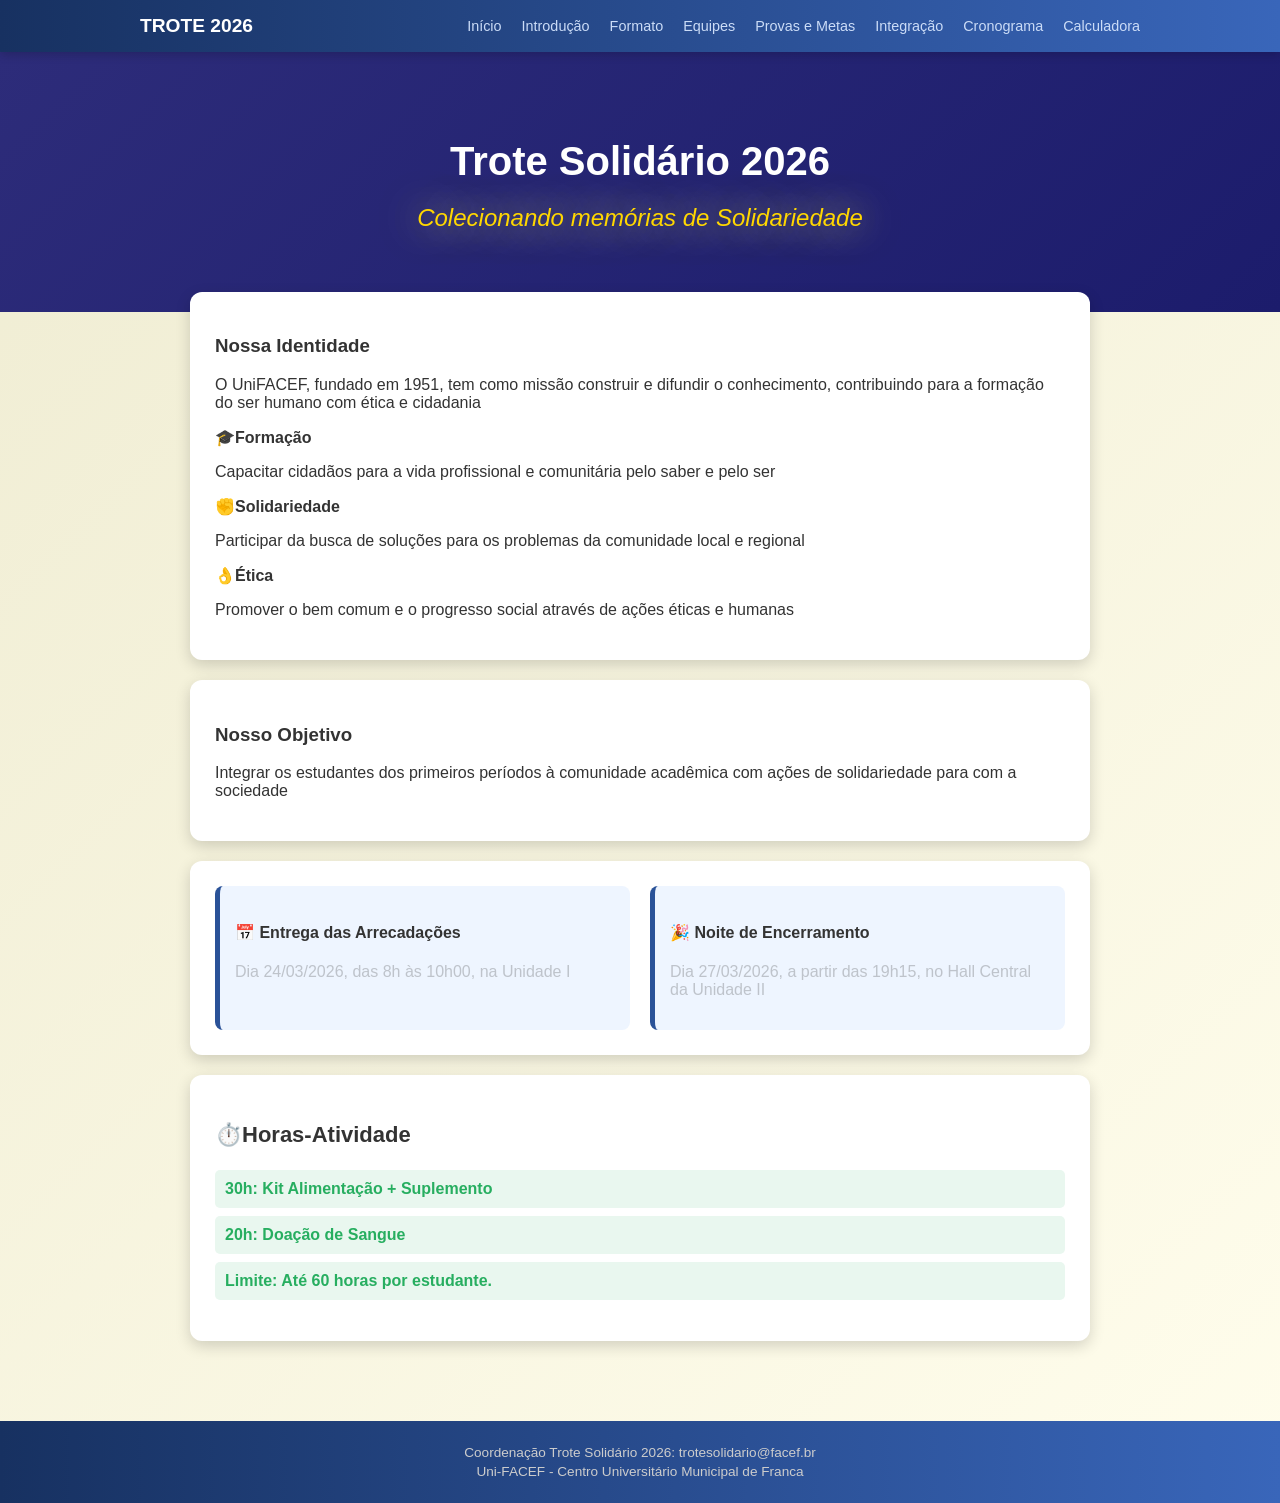
<file: index.html>
<!DOCTYPE html>
<html lang="pt-br">
    <head>
        <title> Trote Solidário </title>
        <meta charset="UTF-8">
        <link rel="stylesheet" href="styles.css">
    </head>
    <body>
        <nav class="menu"> <!-- Menu de navegação -->
            <div class="menu-container">
                <a href="index.html" class="menu-logo"> Trote 2026 </a>
                <ul class="lista">
                    <li> <a href="index.html"> Início </a> </li>
                    <li> <a href="introducao.html"> Introdução </a> </li>
                    <li> <a href="formato.html"> Formato </a> </li>
                    <li> <a href="equipes.html"> Equipes </a> </li>
                    <li> <a href="provas.html"> Provas e Metas </a> </li>
                    <li> <a href="integracao.html"> Integração </a> </li>
                    <li> <a href="cronograma.html"> Cronograma </a> </li>
                    <li> <a href="calculadora.html"> Calculadora </a> </li>
                </ul>
            </div>
        </nav>
        <header class="cabecalho">
            <div class="cabecalho-container">
                <h1> Trote Solidário 2026 </h1>
                <h2> Colecionando memórias de Solidariedade </h2>
            </div>

        </header>
        <main class="principal">
            <section>
                <h3> Nossa Identidade </h3>
                <p> O UniFACEF, fundado em 1951, tem como missão construir e difundir o conhecimento, contribuindo para a formação do ser humano com ética e cidadania </p>
                <div class="pilares-container">
                    <div class="pilar"> 
                        <strong> 🎓Formação </strong>
                        <p> Capacitar cidadãos para a vida profissional e comunitária pelo saber e pelo ser </p>
                    </div>
                    <div class="pilar"> 
                        <strong> ✊Solidariedade </strong>
                        <p> Participar da busca de soluções para os problemas da comunidade local e regional </p>
                    </div>
                    <div class="pilar"> 
                        <strong> 👌Ética </strong>
                        <p> Promover o bem comum e o progresso social através de ações éticas e humanas </p>
                    </div>
                </div>
            </section>
            <section>
                <h3> Nosso Objetivo </h3>
                <p> 
                    Integrar os estudantes dos primeiros períodos à comunidade acadêmica com ações de solidariedade para com a sociedade 
                </p>
            </section>
            <section class="importante">
                <div class="card-meta"> 
                    <h4> 📅 Entrega das Arrecadações </h4>
                    <p> Dia 24/03/2026, das 8h às 10h00, na Unidade I </p>
                </div>
                <div class="card-meta">
                    <h4> 🎉 Noite de Encerramento </h4>
                    <p> Dia 27/03/2026, a partir das 19h15, no Hall Central da Unidade II </p>
                </div>    
            </section>
            <section class="recompensas">
                <h3> ⏱️Horas-Atividade </h3>
                <ul>
                    <li> <strong> 30h: </strong> Kit Alimentação + Suplemento </li> 
                    <li> <strong> 20h: </strong>  Doação de Sangue </li> 
                    <li> <strong> Limite:  </strong>  Até 60 horas por estudante. </li> 
                </ul> 
            </section>
        </main>
        <footer class="rodape">
            <p> Coordenação Trote Solidário 2026: trotesolidario@facef.br </p>
            <p> Uni-FACEF - Centro Universitário Municipal de Franca </p>
        </footer>
    </body>
</html>
</file>
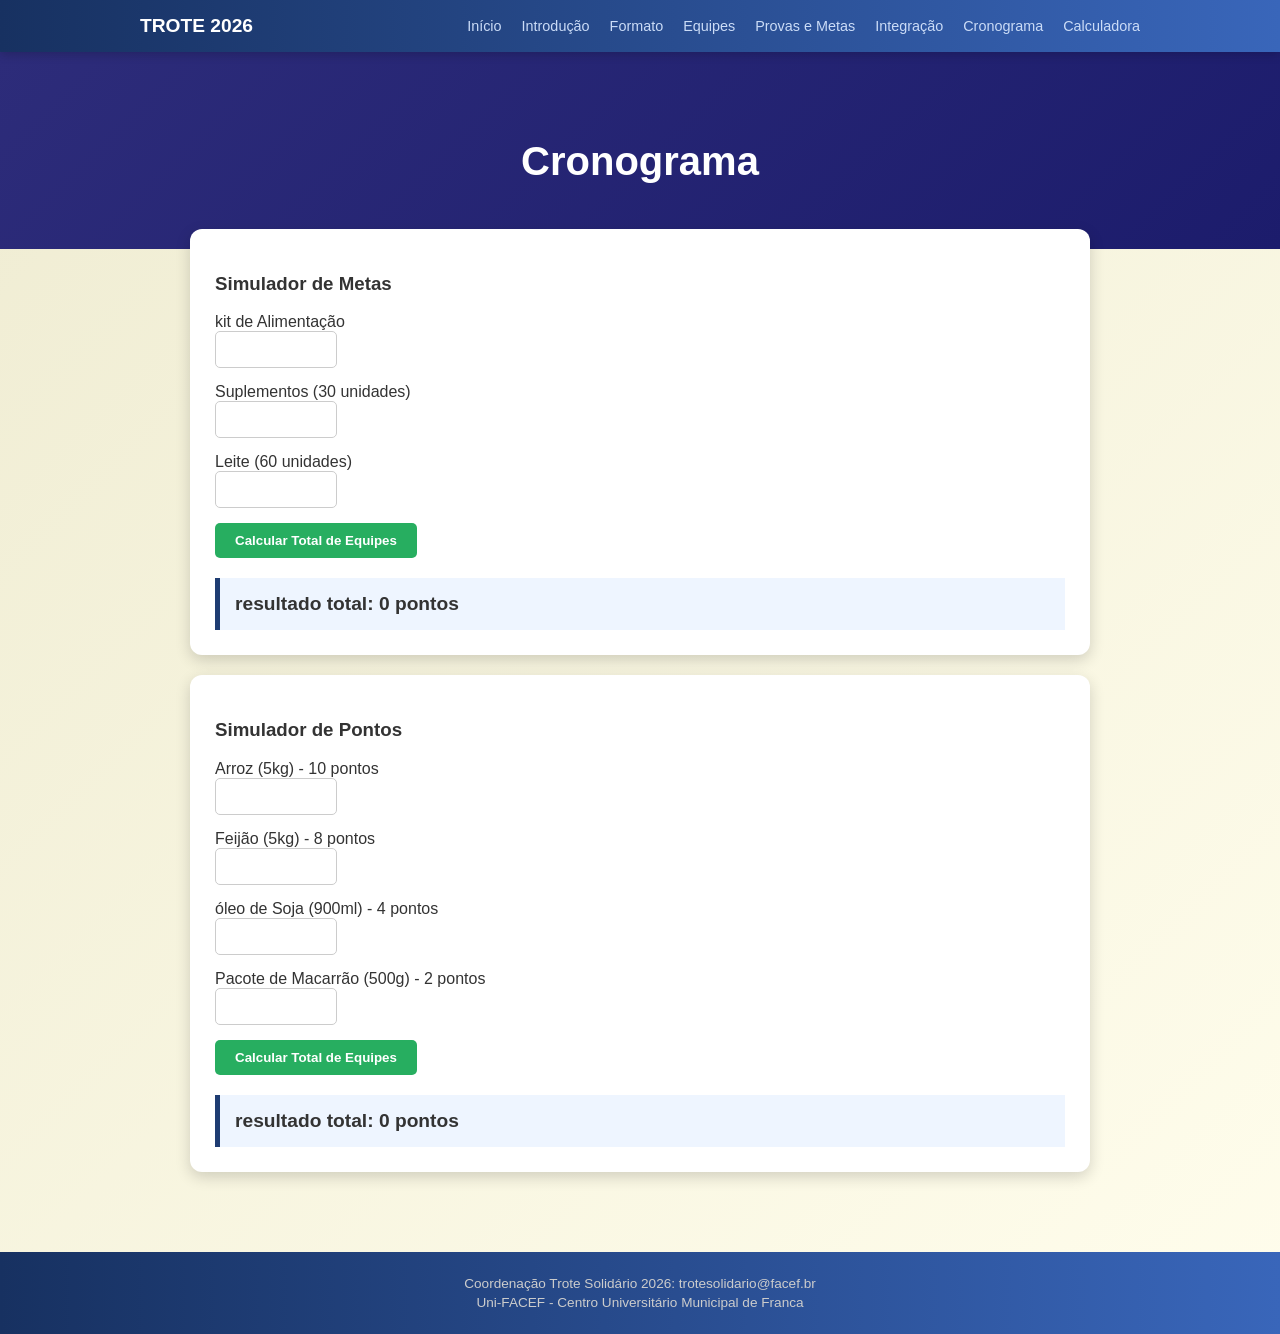
<file: calculadora.html>
<!DOCTYPE html>
<html lang="pt-br">
<head>
    <meta charset="UTF-8">
    <link rel="stylesheet" href="styles.css">
    <title>Provas e Metas - Trote 2026</title>
    <script src="scripts.js"></script>
</head>
<body>
    <nav class="menu"> <!-- Menu de navegação -->
            <div class="menu-container">
                <a href="index.html" class="menu-logo"> Trote 2026 </a>
                <ul class="lista">
                    <li> <a href="index.html"> Início </a> </li>
                    <li> <a href="introducao.html"> Introdução </a> </li>
                    <li> <a href="formato.html"> Formato </a> </li>
                    <li> <a href="equipes.html"> Equipes </a> </li>
                    <li> <a href="provas.html"> Provas e Metas </a> </li>
                    <li> <a href="integracao.html"> Integração </a> </li>
                    <li> <a href="cronograma.html"> Cronograma </a> </li>
                    <li> <a href="calculadora.html"> Calculadora </a> </li>
                </ul>
            </div>
    </nav>
    <header class="cabecalho">
        <div class="cabecalho-container">
            <h1> Cronograma </h1>

        </div>
    </header>

    <main class="principal">
        <section>
            <h3>Simulador de Metas</h3>
            <div class="form-grid">
                <div class="form-grupo">
                    <label>kit de Alimentação</label>
                    <input type="number" id="qtdeKitS" min="0">
                </div>
                <div class="form-grupo">
                    <label>Suplementos (30 unidades)</label>
                    <input type="number" id="qtdSuplementos" min="0">
                </div>
                <div class="form-grupo">
                    <label>Leite (60 unidades)</label>
                    <input type="number" id="qtdeLeite" min="0">
                </div>
                <button onclick="calcular2()">Calcular Total de Equipes</button>
            <div id="resultado2" class="resultado-box">
                resultado total: 0 pontos
            </div>
        </section>
        <section class="calculado">
            <h3>Simulador de Pontos</h3>
            <div class="form-grid">
                <div class="form-grupo">
                    <label>Arroz (5kg) - 10 pontos</label>
                    <input type="number" id="qtdeArroz" min="0">
                </div>
                <div class="form-grupo">
                    <label>Feijão (5kg) - 8 pontos</label>
                    <input type="number" id="qtdeFeijao" min="0">
                </div>
                <div class="form-grupo">
                    <label> óleo de Soja (900ml) - 4 pontos</label>
                    <input type="number" id="qtdeSoja" min="0">
                </div>
                <div class="form-grupo">
                    <label>Pacote de Macarrão (500g) - 2 pontos</label>
                    <input type="number" id="qtdeMacarrao" min="0">
                </div>
            </div>
            <button onclick="calcular()">Calcular Total de Equipes</button>
            <div id="resultado" class="resultado-box">
                resultado total: 0 pontos
            </div>
        </section>
    </main>
    <footer class="rodape">
        <p>Coordenação Trote Solidário 2026: trotesolidario@facef.br </p>
        <p>Uni-FACEF - Centro Universitário Municipal de Franca </p>
    </footer>
</body>
</html>
</file>
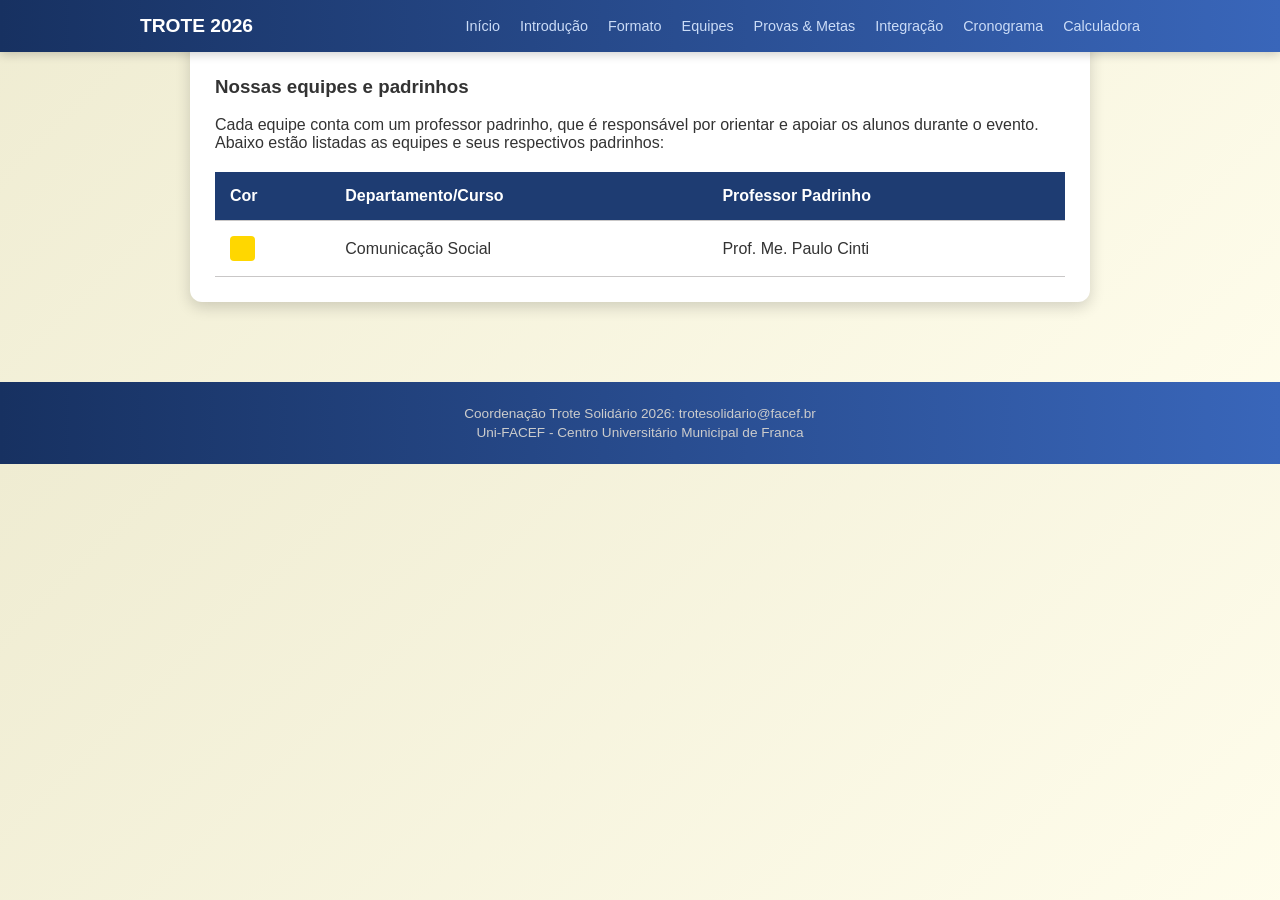
<file: equipes.html>
<!DOCTYPE html>
<html lang="pt-br">
    <head>
        <title> Trote Solidário - Equipes </title>
        <meta charset="UTF-8">
        <link rel="stylesheet" href="styles.css">
    </head>
    <body>
        <nav class="menu"> <!-- Menu de navegação -->
            <div class="menu-container">
                <a href="index.html" class="menu-logo"> Trote 2026 </a>
                <ul class="lista">
                    <li> <a href="index.html"> Início </a> </li>
                    <li> <a href="introducao.html"> Introdução </a> </li>
                    <li> <a href="formato.html"> Formato </a> </li>
                    <li> <a href="equipes.html"> Equipes </a> </li>
                    <li> <a href="provas.html"> Provas & Metas </a> </li>
                    <li> <a href="integracao.html"> Integração </a> </li>
                    <li> <a href="cronograma.html"> Cronograma </a> </li>
                    <li> <a href="calculadora.html"> Calculadora </a> </li>
                </ul>
            </div>
        </nav>
        <main class="principal">
            <section class="lista-de-equipes">
                <h3>Nossas equipes e padrinhos</h3>
                <p>Cada equipe conta com um professor padrinho, que é responsável por orientar e apoiar os alunos durante o evento. Abaixo estão listadas as equipes e seus respectivos padrinhos:</p>
                <table>
                    <thead>
                        <tr>
                            <th>Cor</th> <th>Departamento/Curso</th> <th>Professor Padrinho</th>
                        </tr>
                    </thead>
                    <tbody>
                        <tr>
                            <td> <div class="box-amarela"> </div> </td>
                            <td>Comunicação Social</td>
                            <td>Prof. Me. Paulo Cinti</td>
                        </tr>

                    </tbody>
                </table>
            </section>
        </main>
        <footer class="rodape">
            <p> Coordenação Trote Solidário 2026: trotesolidario@facef.br </p>
            <p> Uni-FACEF - Centro Universitário Municipal de Franca </p>
        </footer>
    </body>
</html>
</file>
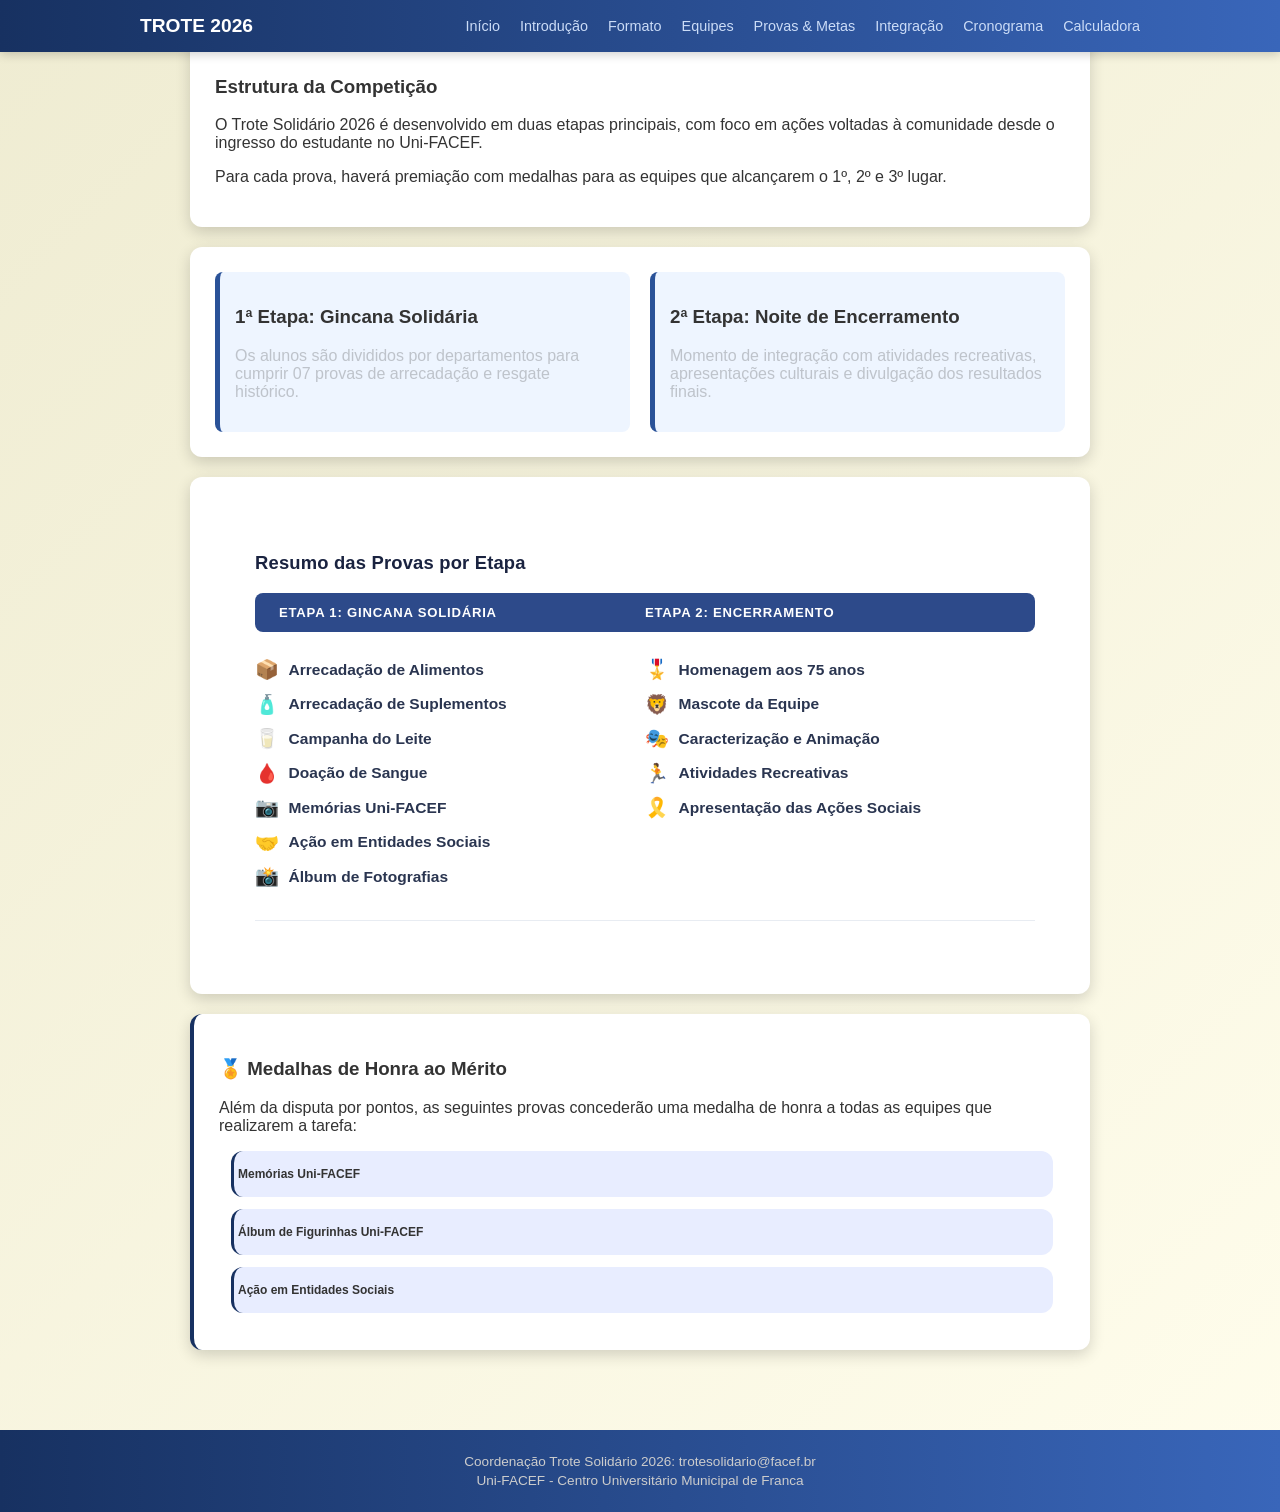
<file: formato.html>
<!DOCTYPE html>
<html lang="pt-br">
    <head>
        <title> Trote Solidário - Equipes </title>
        <meta charset="UTF-8">
        <link rel="stylesheet" href="styles.css">
    </head>
    <body>
        <nav class="menu"> <!-- Menu de navegação -->
            <div class="menu-container">
                <a href="index.html" class="menu-logo"> Trote 2026 </a>
                <ul class="lista">
                    <li> <a href="index.html"> Início </a> </li>
                    <li> <a href="introducao.html"> Introdução </a> </li>
                    <li> <a href="formato.html"> Formato </a> </li>
                    <li> <a href="equipes.html"> Equipes </a> </li>
                    <li> <a href="provas.html"> Provas & Metas </a> </li>
                    <li> <a href="integracao.html"> Integração </a> </li>
                    <li> <a href="cronograma.html"> Cronograma </a> </li>
                    <li> <a href="calculadora.html"> Calculadora </a> </li>
                </ul>
            </div>
        </nav>
        <main class="principal">
            <section>
                <h3>Estrutura da Competição</h3>

                <p>O Trote Solidário 2026 é desenvolvido em duas etapas principais, com foco em ações voltadas à comunidade desde o ingresso do estudante no Uni-FACEF.</p>

                <p>Para cada prova, haverá premiação com medalhas para as equipes que alcançarem o 1º, 2º e 3º lugar.</p>
            </section>
            <section class="importante">
                <div class="card-meta">
                    <h3>1ª Etapa: Gincana Solidária</h3>
                    <p>Os alunos são divididos por departamentos para cumprir 07 provas de arrecadação e resgate histórico.</p>
                </div>
                <div class="card-meta">
                    <h3>2ª Etapa: Noite de Encerramento</h3>
                    <p>Momento de integração com atividades recreativas, apresentações culturais e divulgação dos resultados finais.</p>
                </div>



            </section>
            <section>
             <div class="card">
                <p class="card-title">Resumo das Provas por Etapa</p>
                
                <div class="header-row">
                    <span>Etapa 1: Gincana Solidária</span>
                    <span>Etapa 2: Encerramento</span>
                </div>
                
                <div class="items-grid">
                    <!-- Etapa 1 -->
                    <div class="col">
                    <div class="item"><span class="emoji">📦</span> Arrecadação de Alimentos</div>
                    <div class="item"><span class="emoji">🧴</span> Arrecadação de Suplementos</div>
                    <div class="item"><span class="emoji">🥛</span> Campanha do Leite</div>
                    <div class="item"><span class="emoji">🩸</span> Doação de Sangue</div>
                    <div class="item"><span class="emoji">📷</span> Memórias Uni-FACEF</div>
                    <div class="item"><span class="emoji">🤝</span> Ação em Entidades Sociais</div>
                    <div class="item"><span class="emoji">📸</span> Álbum de Fotografias</div>
                    </div>
                
                    <!-- Etapa 2 -->
                    <div class="col">
                    <div class="item"><span class="emoji">🎖️</span> Homenagem aos 75 anos</div>
                    <div class="item"><span class="emoji">🦁</span> Mascote da Equipe</div>
                    <div class="item"><span class="emoji">🎭</span> Caracterização e Animação</div>
                    <div class="item"><span class="emoji">🏃</span> Atividades Recreativas</div>
                    <div class="item"><span class="emoji">🎗️</span> Apresentação das Ações Sociais</div>
                    </div>
                </div>
                
                <hr class="divider">
            </div>
            </section>
            <section class="ab">
                <div class="cd">
                    <h3>🏅 Medalhas de Honra ao Mérito</h3>
                    <p>Além da disputa por pontos, as seguintes provas concederão uma medalha de honra a todas as equipes que realizarem a tarefa:</p>
                    <div class="fg">
                        <p>Memórias Uni-FACEF</p>
                    </div>
                    <div class="fg">
                        <p>Álbum de Figurinhas Uni-FACEF</p>
                    </div>
                    <div class="fg"> 
                        <p>Ação em Entidades Sociais</p>
                    </div>
                    </div>
                </div>
            </section>
        </main>
        <footer class="rodape">
            <p> Coordenação Trote Solidário 2026: trotesolidario@facef.br </p>
            <p> Uni-FACEF - Centro Universitário Municipal de Franca </p>
        </footer>
    </body>
</html>
</file>
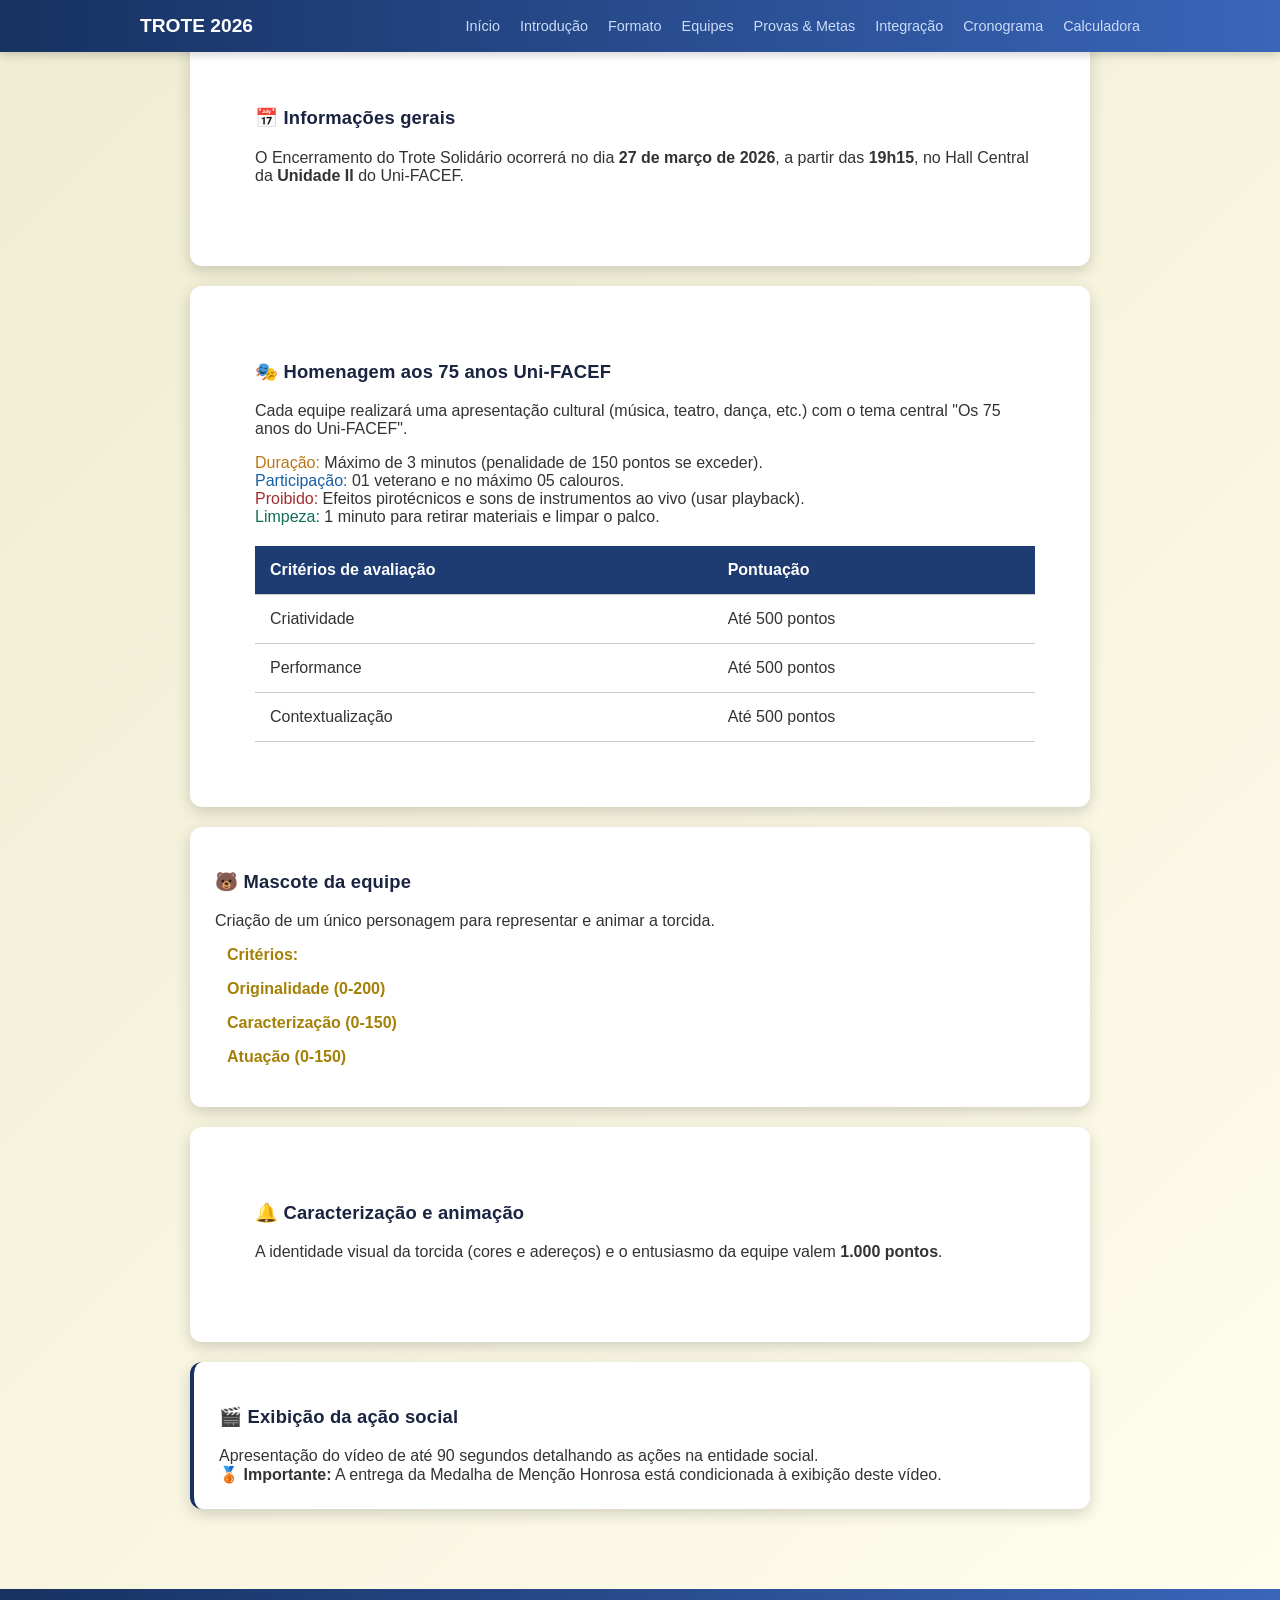
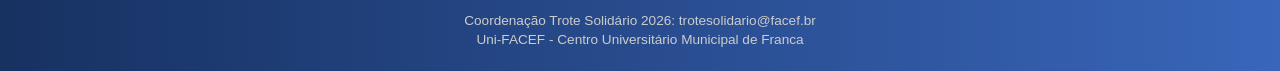
<file: integracao.html>
<!DOCTYPE html>
<html lang="pt-br">
    <head>
        <title> Trote Solidário - Equipes </title>
        <meta charset="UTF-8">
        <link rel="stylesheet" href="styles.css">
    </head>
    <body>
        <nav class="menu"> <!-- Menu de navegação -->
            <div class="menu-container">
                <a href="index.html" class="menu-logo"> Trote 2026 </a>
                <ul class="lista">
                    <li> <a href="index.html"> Início </a> </li>
                    <li> <a href="introducao.html"> Introdução </a> </li>
                    <li> <a href="formato.html"> Formato </a> </li>
                    <li> <a href="equipes.html"> Equipes </a> </li>
                    <li> <a href="provas.html"> Provas & Metas </a> </li>
                    <li> <a href="integracao.html"> Integração </a> </li>
                    <li> <a href="cronograma.html"> Cronograma </a> </li>
                    <li> <a href="calculadora.html"> Calculadora </a> </li>
                </ul>
            </div>
        </nav>
        <main class="principal">
            <section>
                <div class="wrapper">

                    <div class="card">
                    <p class="card-title">📅 Informações gerais</p>
                    <p class="info-row">
                        O Encerramento do Trote Solidário ocorrerá no dia <strong>27 de março de 2026</strong>,
                        a partir das <strong>19h15</strong>, no Hall Central da
                        <strong>Unidade II</strong> do Uni-FACEF.
                    </p>
                    </div>
            </section>
            <section>
                    <div class="card">
                    <p class="card-title">🎭 Homenagem aos 75 anos Uni-FACEF</p>
                    <p class="subtitle">
                        Cada equipe realizará uma apresentação cultural (música, teatro, dança, etc.)
                        com o tema central "Os 75 anos do Uni-FACEF".
                    </p>

                    <div class="rule-item">
                        <span class="dot dot-amber"></span>
                        <span class="rule-text">
                        <span class="rule-label" style="color:#BA7517;">Duração:</span>
                        Máximo de 3 minutos (penalidade de 150 pontos se exceder).
                        </span>
                    </div>

                    <div class="rule-item">
                        <span class="dot dot-blue"></span>
                        <span class="rule-text">
                        <span class="rule-label" style="color:#185FA5;">Participação:</span>
                        01 veterano e no máximo 05 calouros.
                        </span>
                    </div>

                    <div class="rule-item">
                        <span class="dot dot-red"></span>
                        <span class="rule-text">
                        <span class="rule-label" style="color:#A32D2D;">Proibido:</span>
                        Efeitos pirotécnicos e sons de instrumentos ao vivo (usar playback).
                        </span>
                    </div>

                    <div class="rule-item">
                        <span class="dot dot-teal"></span>
                        <span class="rule-text">
                        <span class="rule-label" style="color:#0F6E56;">Limpeza:</span>
                        1 minuto para retirar materiais e limpar o palco.
                        </span>
                    </div>

                    <table>
                        <thead>
                        <tr>
                            <th>Critérios de avaliação</th>
                            <th>Pontuação</th>
                        </tr>
                        </thead>
                        <tbody>
                        <tr><td>Criatividade</td><td>Até 500 pontos</td></tr>
                        <tr><td>Performance</td><td>Até 500 pontos</td></tr>
                        <tr><td>Contextualização</td><td>Até 500 pontos</td></tr>
                        </tbody>
                    </table>
                    </div>
            </section>
            <section>
                <div class="wrapper">

                    
                    
                        <p class="card-title">🐻 Mascote da equipe</p>
                        <p class="card-desc">Criação de um único personagem para representar e animar a torcida.</p>
                    <div class="am"><strong>
                        <p class="criteria-label">Critérios:</p>
                        <p class="criteria-item">Originalidade (0-200)</p>
                        <p class="criteria-item">Caracterização (0-150)</p>
                        <p class="criteria-item">Atuação (0-150)</p>
                    </strong>
                    </div>
            </section>
            <section>
                        
                        <div class="card">
                        <p class="card-title">🔔 Caracterização e animação</p>
                        <p class="card-desc">
                            A identidade visual da torcida (cores e adereços) e o entusiasmo da equipe valem
                            <strong>1.000 pontos</strong>.
                        </p>
                        </div>
            </section>
            <section class="ab">
    
                        <div>
                        <p class="card-title">🎬 Exibição da ação social</p>
                        <p class="card-desc" style="margin-bottom: 0;">
                            Apresentação do vídeo de até 90 segundos detalhando as ações na entidade social.
                        </p>
                        <div class="important-row">
                            <span style="font-size: 16px;">🥉</span>
                            <span>
                            <strong>Importante:</strong> A entrega da Medalha de Menção Honrosa está
                            condicionada à exibição deste vídeo.
                            </span>
                        </div>
                        </div>
    
                    </div>
            </section>
            
        </main>
        <footer class="rodape">
            <p> Coordenação Trote Solidário 2026: trotesolidario@facef.br </p>
            <p> Uni-FACEF - Centro Universitário Municipal de Franca </p>
        </footer>
    </body>
</html>
</file>
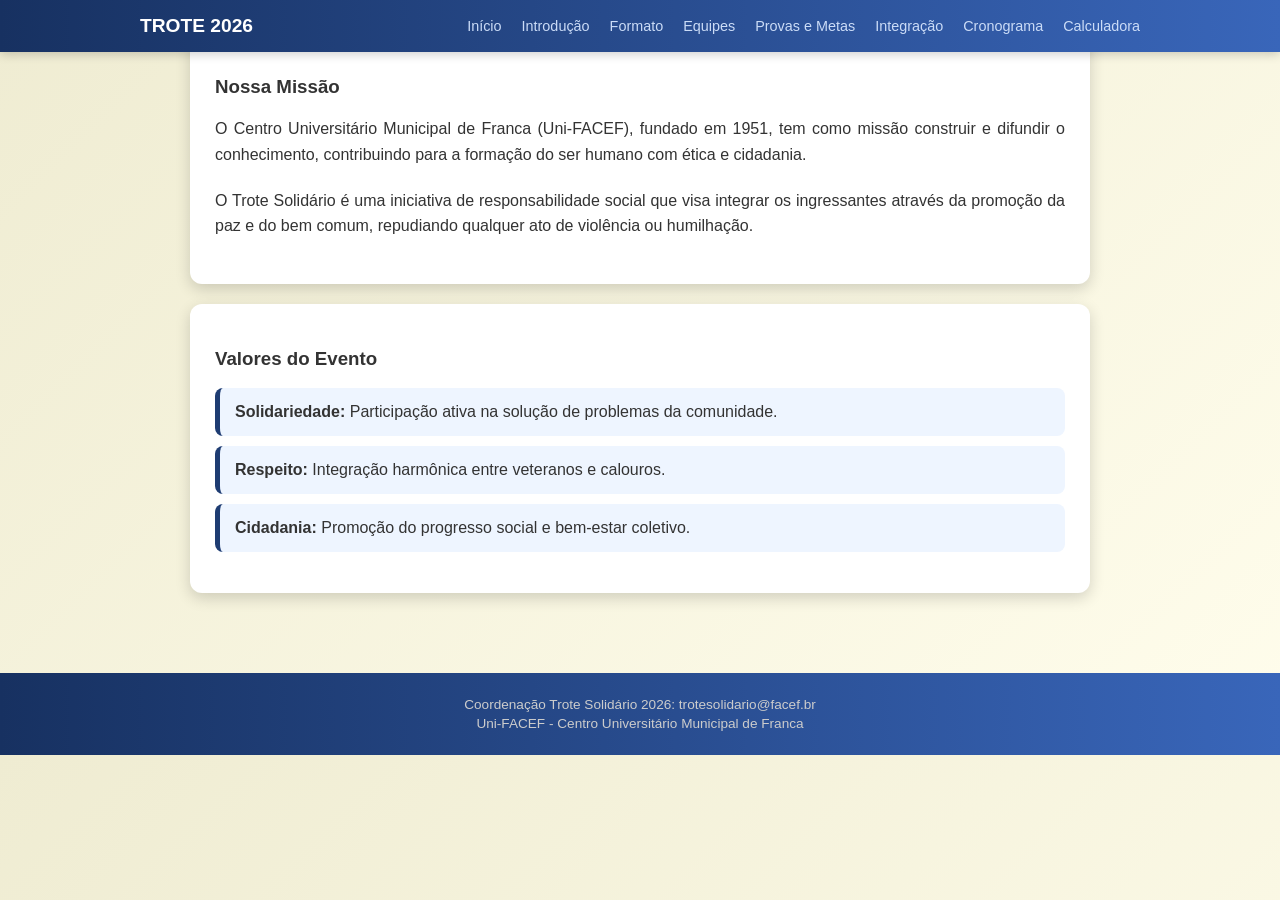
<file: introducao.html>
<!DOCTYPE html>
<html lang="pt-br">
    <head>
        <title> Trote Solidário </title>
        <meta charset="UTF-8">
        <link rel="stylesheet" href="styles.css">
    </head>
    <body>
        <nav class="menu"> <!-- Menu de navegação -->
            <div class="menu-container">
                <a href="index.html" class="menu-logo"> Trote 2026 </a>
                <ul class="lista">
                    <li> <a href="index.html"> Início </a> </li>
                    <li> <a href="introducao.html"> Introdução </a> </li>
                    <li> <a href="formato.html"> Formato </a> </li>
                    <li> <a href="equipes.html"> Equipes </a> </li>
                    <li> <a href="provas.html"> Provas e Metas </a> </li>
                    <li> <a href="integracao.html"> Integração </a> </li>
                    <li> <a href="cronograma.html"> Cronograma </a> </li>
                    <li> <a href="calculadora.html"> Calculadora </a> </li>
                </ul>
            </div>
        </nav>
        <main class="principal">
            <section class="texto-introducao">
                <h3> Nossa Missão </h3>
                <p> 
                    O Centro Universitário Municipal de Franca (Uni-FACEF), fundado em 1951, tem como missão construir e difundir o conhecimento, contribuindo para a formação do ser humano com ética e cidadania.
                </p>
                <p>
                    O Trote Solidário é uma iniciativa de responsabilidade social que visa integrar os ingressantes através da promoção da paz e do bem comum, repudiando qualquer ato de violência ou humilhação.
                </p>
            </section>
            <section>
                <h3> Valores do Evento </h3>
                <ul class="lista-valores">
                    <li> 
                        <strong> Solidariedade: </strong> 
                        Participação ativa na solução de problemas da comunidade. 
                    </li>
                    <li> 
                        <strong> Respeito: </strong>
                        Integração harmônica entre veteranos e calouros.
                    </li>
                    <li> 
                        <strong> Cidadania: </strong>
                        Promoção do progresso social e bem-estar coletivo.
                    </li>
                </ul>
            </section>
        </main>
        <footer class="rodape">
            <p> Coordenação Trote Solidário 2026: trotesolidario@facef.br </p>
            <p> Uni-FACEF - Centro Universitário Municipal de Franca </p>
        </footer>
    </body>
</html>
</file>
<file: styles.css>
body {
    margin: 0;
    font-family: 'Segoe UI', sans-serif;
    background: linear-gradient(136deg, #efecd2, #fffdec);
    color: #333;
}

.menu {
    /*background-color: #1e3c72;  #1e3c72 */
    background: linear-gradient(90deg, #173161, #3966ba);
    padding: 15px 0;
    position: sticky;
    top: 0;
    z-index: 1000;
    box-shadow: 0 2px 10px rgba(0,0,0,0.2);
}

.menu-container{
    max-width: 1000px;
    margin: 0 auto;
    display: flex;
    justify-content: space-between;
    align-items: center;
    padding: 0 20px;
}

.menu-logo{
    color: white;
    text-decoration: none;
    font-weight: bold;
    font-size: 1.2rem;
    text-transform: uppercase;
}

.lista {
    list-style: none;
    display: flex;
    gap: 20px;
    margin: 0;
    padding: 0;
    transition: 1s ease-in-out;
}

.lista a{
    
    color: #CBDCF7;
    text-decoration: none;
    font-size: 0.9rem;
    font-weight: 500;
    transition: color 0.3s;
}

.lista a:hover {
    color: #ffffff;
    text-shadow: 1px 1px 22px #ffffff38;
}

.cabecalho {
    background: linear-gradient(136deg, rgb(45, 44, 122) ,rgb(28, 28, 108));
    color: white;
    padding: 60px 20px;
    text-align: center;
}

.cabecalho h1{
    font-size: 2.5rem;
    margin-bottom: 5px;
}

.cabecalho h2{
    font-weight: 300;
    font-style: italic;
    color: #ffd700;
    text-shadow: 0 0 42px rgb(226, 238, 123);
}

.principal{
    max-width: 900px;
    margin: -40px auto 40px;
    padding: 20px;
}

section {
    background: white;
    margin-bottom: 20px;
    padding: 25px;
    border-radius: 12px;
    box-shadow: 0 5px 15px rgba(0, 0, 0, 0.164);
}

.importante {
    display: flex;
    gap: 20px;
}

.card-meta {
    flex: 1;
    background: #eef5ff;
    padding: 15px;
    border-left: 5px solid #2a5298;
    border-radius: 8px;
    transition: 0.5s;
}
.card-meta:hover{
    transform: scale(1.05);
}
.card-meta p{
    opacity: 25%;
    transition: 1s ease-in-out;
}
.card-meta p:hover{
    opacity: 100%;
    transform: translateY(-5%);
}

.recompensas ul {
    list-style: none;
    padding: 0;
}

.recompensas li {
    background: #e9f7ef;
    margin: 8px 0;
    padding: 10px;
    border-radius: 5px;
    color: #27ae60;
    font-weight: bold;
}
.recompensas h3{
    font-size: 22px;
}

.texto-introducao p {
    line-height: 1.6;
    margin-bottom: 20px;
    text-align: justify;
}

.lista-valores {
    list-style: none;
    padding: 0;
}

.lista-valores li {
    background: #eef5ff;
    padding: 15px;
    margin-bottom: 10px;
    border-radius: 8px;
    border-left: 5px solid #1e3c72;
}

table {
    width: 100%;
    border-collapse: collapse;
    margin-top: 20px;
    background-color: white;
    
}

th, td {
    
    padding: 15px;
    border-bottom: 1px solid #c9c7c7;
    text-align: left;
}

th {
    background-color: #1e3c72;
    color: white;
}
tr:hover{
    background-color: rgb(241, 241, 241);
}

.box-amarela {
    background-color: #ffd700;
    width: 25px;
    height: 25px;
    border-radius: 4px;
}
.principal-provas {
    max-width: 900px;
    margin: 0 auto 40px;
    padding: 30px 20px 20px;
}

.prova-card {
    background: white;
    margin-bottom: 20px;
    padding: 25px;
    border-radius: 12px;
    box-shadow: 0 5px 15px rgba(0, 0, 0, 0.1);
    border-left: 6px solid transparent;
}

.prova-card h3 {
    margin-top: 0;
    margin-bottom: 10px;
    font-size: 1.2rem;
    color: #1e3c72;
}

.prova-card h4 {
    margin-top: 25px;
    margin-bottom: 8px;
    font-size: 1rem;
    color: #1e3c72;
}

.borda-verde {
    border-left-color: #27ae60;
}

.borda-vermelha {
    border-left-color: #e74c3c;
}

.borda-amarela {
    border-left-color: #f0c040;
}

.borda-neutra {
    border-left-color: #2a5298;
}

.box-kit {
    background-color: #fffbe6;
    border: 2px dashed #f0c040;
    border-radius: 8px;
    padding: 15px 20px;
    margin: 15px 0;
}

.lista-kit {
    list-style: none;
    padding: 0;
    margin: 0;
}

.lista-kit li {
    padding: 6px 0;
    color: #27ae60;
    font-weight: 500;
    font-size: 0.95rem;
}

.lista-info {
    list-style: none;
    padding: 0;
    margin: 12px 0;
}

.lista-info li {
    padding: 8px 10px;
    margin-bottom: 8px;
    border-radius: 6px;
    font-size: 0.93rem;
    line-height: 1.5;
}

.info-verde {
    background-color: #eafaf1;
    color: #1e8449;
}

.info-amarela {
    background-color: #fef9e7;
    color: #b7950b;
}

.info-azul {
    background-color: #eef5ff;
    color: #1a4a8a;
}

.info-medalha {
    background-color: #f5f5f5;
    color: #555;
}

.rodape {
    background: linear-gradient(90deg, #173161, #3966ba);
    color: #ccc;
    text-align: center;
    padding: 20px;
    font-size: 0.85rem;
    margin-top: 30px;
}

.rodape p {
    margin: 4px 0;
}

section{
    transition: 1.1s;
}
section:hover{
    transform: scale(1.03);
    box-shadow: 0 0 44px rgba(50, 117, 205, 0.382);
}

/*-------------------------------------------------------------*/
.evento{
    position: relative; /*como se estivesse flutuando na pagina*/
    margin-bottom: 25px;
}
.evento ::before{/*cria elemento fantasma*/
    content: '';/*modo arquiteto*/
    width: 12px;
    height: 12px;
    position: absolute;
    background: #c29f10;
    border-radius: 50%;
    left: -20px;
    top: 5px;
}
.timeline{
    border-left: 3px solid #173161;
    margin-top: 20px;
    margin-left: 20px;
}
.grid-locais{
    display: flex;
    gap: 20px;
}
.unidade{
    flex: 1;
    background: #f8f9fa;
    padding: 15pxgit;

}
/*------------------------------------------------------------------------------------------*/
.item span.emoji {
    font-size: 1.2rem;
    flex-shrink: 0;
  }
    .divider {
    border: none;
    border-top: 1px solid #e8ecf2;
    margin-top: 2rem;
  }
  .item {
    display: flex;
    align-items: center;
    gap: 0.6rem;
    font-size: 0.97rem;
    color: #2a3550;
    font-weight: 600;
    opacity: 1;
    
  }
   .col {
    display: flex;
    flex-direction: column;
    gap: 0.72rem;
  }
    .items-grid {
    display: grid;
    grid-template-columns: 1fr 1fr;
    gap: 0;
    row-gap: 0;
  }
  .header-row span {
    color: #fff;
    font-weight: 800;
    font-size: 0.82rem;
    letter-spacing: 0.06em;
    text-transform: uppercase;
  }
  .header-row {
    background: #2d4a8a;
    border-radius: 8px;
    display: grid;
    grid-template-columns: 1fr 1fr;
    padding: 0.75rem 1.5rem;
    margin-bottom: 1.6rem;
  }
  .card-title {
    font-size: 1.15rem;
    font-weight: 800;
    color: #1a2340;
    margin-bottom: 1.2rem;
    letter-spacing: 0.01em;
  }
  .card {

    border-radius: 16px;
    padding: 2rem 2.5rem 2.5rem;
    max-width: 780px;
    width: 100%;
  }
  .ab{
    border-left: 4px solid #173161;
  }
.fg{
    margin: 12px;
    padding: 4px;
    background: #e8edff;
    border-left: 3px solid #173161;
    border-radius: 12px;
    font-size: 12px;
    font-weight: 700;
    transition: 0.5s;

}
.fg:hover{
    transform: scale(1.01);
    background: #d0d7f2;
}
.am{
    margin: 12px;
    color: rgb(164, 128, 7);
}

/*---------------------------------------------------*/

.form-grupo {
    margin-bottom: 15px;
    display: flex;
    flex-direction: column;
}

input {
    padding: 10px;
    border-radius: 5px;
    border: 1px solid #ccc;
    width: 100px;
}

button {
    background-color: #27ae60;
    color: white;
    padding: 10px 20px;
    border: none;
    border-radius: 5px;
    cursor: pointer;
    font-weight: bold;
}

.resultado-box {
    margin-top: 20px;
    padding: 15px;
    background-color: #eef5ff;
    border-left: 5px solid #1e3c72;
    font-weight: bold;
    font-size: 1.2rem;
}
</file>
